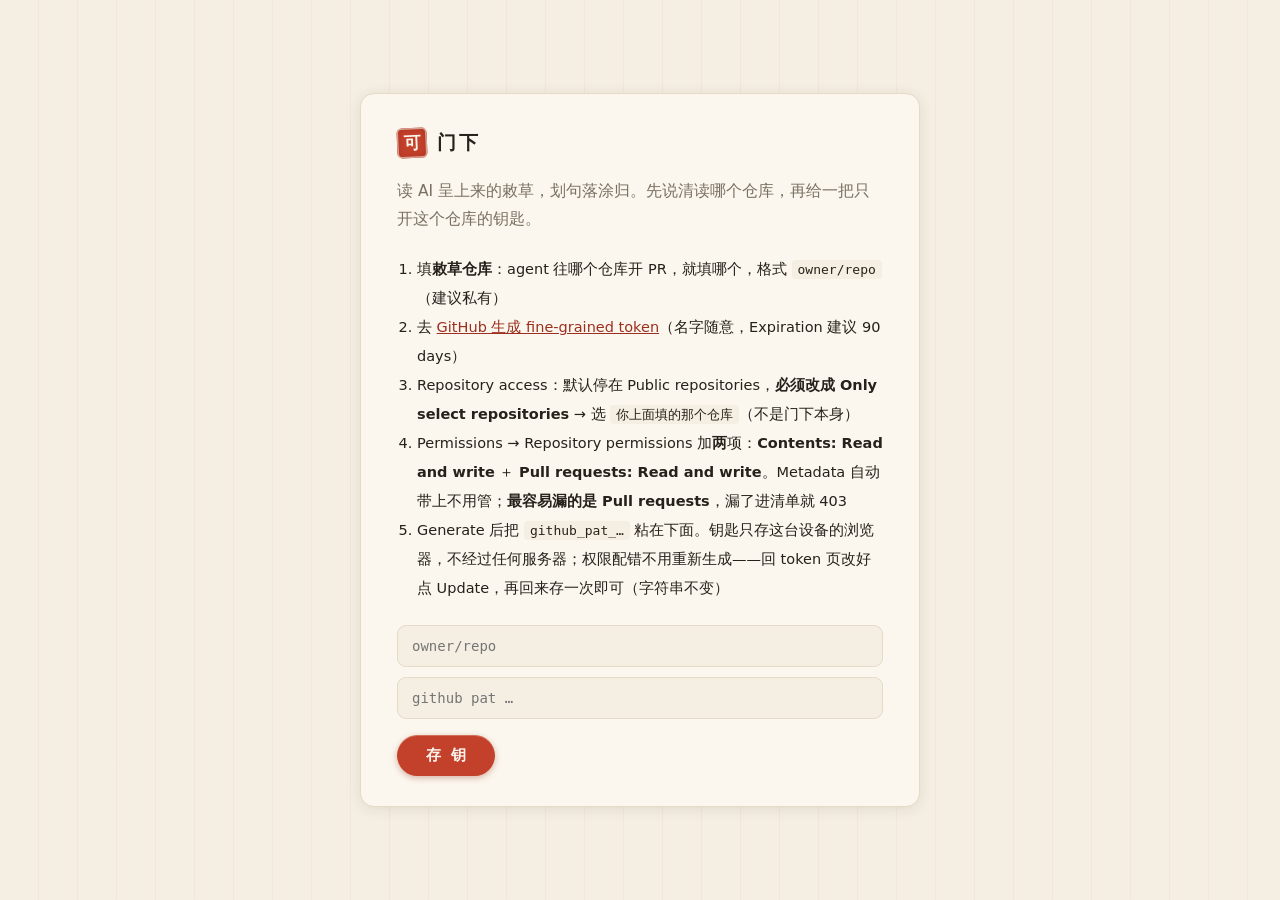
<file: index.html>
<!doctype html>
<html lang="zh-CN">
<head>
<meta charset="utf-8">
<meta name="viewport" content="width=device-width, initial-scale=1">
<meta http-equiv="Content-Security-Policy" content="default-src 'self'; connect-src 'self' https://api.github.com; img-src 'self' data: blob: https:; style-src 'self'; script-src 'self'; base-uri 'none'; form-action 'none'">
<title>门下</title>
<link rel="stylesheet" href="src/style.css">
</head>
<body>
<div id="root"></div>
<script src="vendor/markdown-it.min.js"></script>
<script type="module" src="src/ui.js"></script>
</body>
</html>
</file>
<file: src/style.css>
/* 门下 —— 宣纸 / 墨 / 朱砂 */
:root {
  --paper: #F5EFE3;
  --paper-raised: #FBF7EE;
  --ink: #26211A;
  --ink-soft: #7A7062;
  --cinnabar: #C3402B;
  --cinnabar-deep: #9C2F1F;
  --rule: #E4DAC6;
  --veil: rgba(251, 247, 238, .55);   /* 浮在纸上的面板蒙层（侧栏/卡） */
  --hover: rgba(251, 247, 238, .75);  /* 悬停底 */
  --chip: rgba(228, 218, 198, .40);   /* 行内码、表头、分段控件的底 */
  --shadow: rgba(38, 33, 26, .10);
  /* ── 字体栈：**只含拉丁的字体必须排在中文字体之前**（门下 #154）──
     字体栈是逐字符回退的。PingFang 与 Songti SC 都自带完整拉丁字形（实测两者的 cmap
     对 AZaz0189 均 8/8 命中），所以把它们排在最前，后面的拉丁字体永远轮不到——改之前
     整站的英文都是被中文字体渲染的，字面偏窄、字重与 SF 不匹配。
     打头的 Helvetica Neue / Iowan Old Style 都**不含 CJK**，中文必然穿过它们落到后面
     的中文字体，所以这个顺序不会伤到中文。⚠️ 别把中文字体挪回前面「修」它。
     ⛔ **别在 --sans 里把 -apple-system / BlinkMacSystemFont / system-ui 挪到 PingFang 之前**：
     它们在 macOS 上**自带 CJK**，排在前面会把中文一起截走（真 Chrome 截图逐像素实证：
     中文指纹从 PingFang 的 2affd50f 变成 f711bf31）。system-ui 只能垫在 PingFang 之后，
     给没有 Helvetica Neue 也没有 PingFang 的平台兜底。
     全部系统自带：index.html 零外链字体，加了网络依赖会伤到 sw.js 的离线阅读。 */
  --songti: "Iowan Old Style", Charter, Georgia, "Songti SC", "STSongti-SC", serif;
  --sans: "Helvetica Neue", "PingFang SC", system-ui, sans-serif;
  --mono: "SF Mono", Menlo, monospace;

  /* ── 版心几何（2026-08-03）──
     这几个数原先写死在各处：26px 左缩进散在 8 条规则里、680px 散在 4 条。提成变量是因为
     下面要开第二套几何（笔记本档），字面量必然失同步——改了 article 却漏改 .folder-body
     的 max-width，块就跟正文错位，而且不报错。改这里之前先读 --stage 的算式。 */
  --rail-w: 300px;      /* 左栏：折清单 */
  --art-indent: 26px;   /* 正文列左缩进；正文之上的块（tab 条/判/折首/语言钮）全部对齐它 */
  --art-w: 680px;       /* 正文列：16.5px 下 ≈41 字/行 */
  --col-gap: 34px;      /* 正文｜眉批｜大纲 三栏间距；批注卡的引线长度也取它 */
  --marg-w: 300px;      /* 眉批栏 */
  --toc-w: 260px;       /* 大纲栏（2026-08-03 由 208 加宽：标题老被截断） */
  --work-pad: 36px;     /* .work 左右最小留白 */
  /* 正文字号倍率（顶栏 A⁻/A⁺）。实际值由 ui.js 写在 #app 的行内样式上；这里的 1 是兜底，
     保证 JS 没跑起来时样式表自身仍然成立（默认档就是 1，所以视觉上无差别）。 */
  --read-scale: 1;
  /* 正文那一摞（正文列 + 眉批栏）的宽度：大纲是它的兄弟，不在其内 */
  --main-w: calc(var(--art-indent) + var(--art-w) + var(--col-gap) + var(--marg-w));
  /* 大纲占的版心宽度。默认 0——它 <1500 时是 display:none，不该还占着位子把版心
     算宽（算宽了 .work 的居中式就以为放不下，退回贴左，白瞎两边的空白）。 */
  --toc-slot: 0px;
  /* 章栏（版心左侧）占的宽度。与 --toc-slot 同一套写法、同一个理由：不显示时必须是 0，
     否则版心算宽偏大，.work 的居中式会以为放不下而退回贴左。 */
  --chap-w: 200px;
  --chap-slot: 0px;
  --stage: calc(var(--chap-slot) + var(--main-w) + var(--toc-slot));
}
@media (min-width: 1500px) { :root { --toc-slot: calc(var(--col-gap) + var(--toc-w)); } }
/* 章栏断点是硬算的，改任一栏宽都要重算：
   左栏 300 + 左右留白 36×2 + 版心（章栏 200 + 间距 34 + 正文摞 1040 + 大纲槽 294）= 1940。
   低于它就没有「正文左边的空地」，章列表退回正文之上的下拉（.chapters）。二者永不并存。

   ⚠️ 这里只留槽宽变量。**两者的 display 开关不在这儿**，在各自组件规则旁边
   （搜 `--- 章栏/章下拉 二选一 ---`）。2026-08-09 之前它们写在这个块里，而
   `.chapter-rail` 的基础规则在 800 行之后又写了一次 `display:none` ——
   同特异度、媒体查询不加权、后写的赢，于是**章栏从来没显示过**；而 ≥1940 时
   这里又把兜底的 .chapters 关掉，宽窗口两个入口一起消失（实测 2005px 复现，
   一本 22 章的书打开只见一篇）。教训：display 开关必须和组件规则同处一地。 */
@media (min-width: 1940px) {
  :root { --chap-slot: calc(var(--chap-w) + var(--col-gap)); }
}

/* 紧凑档（1280–1709）：默认几何塞不下，按可让步顺序收紧。
   眉批栏 300 一格不动——批注卡的宽度是这个阅读器的立身之本，宁可收正文。
   正文 620 在中文 16.5px 下是 37.5 字/行，仍在 35–45 舒适区，不是硬挤。
   这一档里 1500 起多一栏大纲（见 --toc-slot 与 .toc 的 display 断点），1280–1499 是三栏。
   两端都是硬算出来的，改任一栏宽都要重算：
   · 下界 1280 —— 三栏最少要 240(左栏) + 26×2(留白) + 962(版心) = 1254，留 26 余量。
   · 上界 1709 —— 默认四栏最少要 300 + 36×2 + 1334 = 1706；不到 1710 就得留在这一档，
     否则 1660–1709 会横向溢出。 */
@media (min-width: 1280px) and (max-width: 1709px) {
  :root {
    --rail-w: 240px; --art-indent: 16px; --art-w: 620px;
    --col-gap: 26px; --toc-w: 200px; --work-pad: 26px;
  }
}

* { margin: 0; padding: 0; box-sizing: border-box; -webkit-font-smoothing: antialiased; }

html, body, #root { height: 100%; }
html, body { overflow: hidden; }
body {
  font-family: var(--sans);
  color: var(--ink);
  background:
    repeating-linear-gradient(90deg, transparent 0 38px, rgba(195,64,43,.05) 38px 39px),
    var(--paper);
}

[hidden] { display: none !important; }

.brand-row { display: flex; align-items: center; gap: 10px; }
.seal {
  display: inline-flex; align-items: center; justify-content: center;
  width: 30px; height: 30px; flex: none;
  background: var(--cinnabar); color: var(--paper-raised);
  font-family: var(--songti); font-weight: 900; font-size: 17px;
  border-radius: 5px; transform: rotate(-2.5deg);
  box-shadow: inset 0 0 0 1.5px rgba(251,247,238,.55), inset 0 0 6px rgba(122,26,13,.5);
}
.brand { font-family: var(--songti); font-size: 19px; letter-spacing: .16em; font-weight: 700; }

/* ── 设置页 ── */
#setup { display: flex; align-items: center; justify-content: center; height: 100%; overflow-y: auto; padding: 40px 20px; }
.setup-card {
  width: 100%; max-width: 560px; padding: 34px 36px 30px;
  background: var(--paper-raised); border: 1px solid var(--rule); border-radius: 14px;
  box-shadow: 0 2px 14px var(--shadow);
}
.setup-lead { margin: 20px 0 22px; font-size: 15.5px; line-height: 1.8; color: var(--ink-soft); }
.setup-steps { margin: 0 0 22px 20px; font-size: 14.5px; line-height: 2; }
.setup-steps code { font: 13px var(--mono); background: var(--paper); padding: 2px 6px; border-radius: 4px; }
.setup-steps a { color: var(--cinnabar-deep); }
#repo-input, #token-input {
  width: 100%; padding: 12px 14px; font: 14px var(--mono); color: var(--ink);
  background: var(--paper); border: 1px solid var(--rule); border-radius: 9px; outline: none;
}
#repo-input { margin-bottom: 10px; }
#repo-input:focus, #token-input:focus { border-color: var(--cinnabar); }
.setup-actions { display: flex; align-items: center; gap: 14px; margin-top: 16px; }
.setup-msg { font-size: 13.5px; color: var(--ink-soft); }
.setup-msg.err { color: var(--cinnabar-deep); }

button { font-family: inherit; cursor: pointer; border: none; background: none; color: inherit; }
.btn-primary {
  padding: 11px 26px; border-radius: 999px;
  background: var(--cinnabar); color: var(--paper-raised);
  font-family: var(--songti); font-weight: 700; font-size: 15px; letter-spacing: .2em; text-indent: .2em;
  box-shadow: 0 2px 6px rgba(156,47,31,.35), inset 0 1px 0 rgba(251,247,238,.25);
}
.btn-primary:hover { background: var(--cinnabar-deep); }
.btn-ghost {
  padding: 7px 16px; border-radius: 999px; border: 1.5px solid var(--rule);
  background: var(--paper-raised); font-size: 13.5px;
}
.btn-ghost:hover { border-color: var(--ink-soft); }

/* ── 主界面骨架：侧栏与顶栏钉死，只有 .work 滚 ── */
#app { display: flex; height: 100%; }

aside {
  width: var(--rail-w); height: 100%; flex: none; padding: 26px 18px;
  border-right: 1px solid var(--rule); background: var(--veil);
  display: flex; flex-direction: column;
  /* 拖宽手柄贴着右边框绝对定位，锚点在这儿 */
  position: relative;
}

/* ── 拖宽手柄（2026-08-26）──
   骑在右边框上，比边框宽一点点好抓（7px，Fitts 律：1px 的边框鼠标够不着）。
   平时完全透明——侧栏的全部意义是安静地列折子，一条常驻的竖杠是噪音；hover/拖动时
   才把那条线染成 --ink-soft，告诉你抓住了。
   `--rail-w` 由 ui.js 写在 #app 行内（同 --read-scale 的先例），这里只管长相。 */
.rail-grip {
  display: block;
  position: absolute; top: 0; right: -3px; width: 7px; height: 100%;
  padding: 0; border: 0; background: transparent; cursor: col-resize;
  /* 压在清单之上才抓得到，但要低于弹层 */
  z-index: 5;
  -webkit-appearance: none; appearance: none;
}
/* 拿 ::before 画那条 1px 的线，而不是给按钮自身上色：按钮有 7px 宽，整块染色会糊成一条
   粗带子，视觉上比原来的边框重得多。 */
.rail-grip::before {
  content: ''; position: absolute; top: 0; bottom: 0; left: 3px; width: 1px;
  background: transparent; transition: background-color .12s ease;
}
.rail-grip:hover::before, .rail-grip.dragging::before { background: var(--ink-soft); }
/* 拖动中给整页换光标，否则鼠标滑出那 7px 就变回箭头，像是脱手了 */
#app.rail-dragging, #app.rail-dragging * { cursor: col-resize !important; user-select: none; }

/* ── 正文列与大纲栏的拖宽手柄（2026-08-26）──
   长相与 .rail-grip 完全一致（7px 抓取区 + ::before 画那条 1px 的线），只是挂的位置不同。
   刻意不抽公共类：三个手柄的定位各不相同（右缘 / 正文右缘 / 左缘），抽出来之后每处
   还要再覆盖一遍定位，读的人反而要在两个地方拼。 */
.art-grip, .toc-grip, .indent-grip {
  display: block; position: absolute; top: 0; width: 7px; height: 100%;
  padding: 0; border: 0; background: transparent; cursor: col-resize;
  z-index: 5; -webkit-appearance: none; appearance: none;
}
.art-grip::before, .toc-grip::before, .indent-grip::before {
  content: ''; position: absolute; top: 0; bottom: 0; left: 3px; width: 1px;
  background: transparent; transition: background-color .12s ease;
}
.art-grip:hover::before, .art-grip.dragging::before,
.toc-grip:hover::before, .toc-grip.dragging::before,
.indent-grip:hover::before, .indent-grip.dragging::before { background: var(--ink-soft); }

/* 正文列右缘，覆盖**整列**高度（挂在 .stage-main 上，不是 .read-row —— 理由见 ui.js）。
   left 就是「正文左缩进 + 正文宽」，两个都是变量，拖动时自己跟着走，不用 JS 定位。 */
.art-grip { left: calc(var(--art-indent) + var(--art-w) - 3px); }

/* 正文列**左**缘（2026-08-26：「正文左边和目录右边贴得太近了」）。
   驱动 --art-indent —— 正文之上那一摞块（tab 条 / 判 / 折首 / 语言钮）全对齐它，
   所以拖它是整摞一起动，不是只挪正文。 */
.indent-grip { left: calc(var(--art-indent) - 3px); }

/* 大纲栏左缘。与 .rail-grip 的 right:-3px 镜像。
   .toc 本身是 position:sticky，已经是定位上下文，不用再加 relative。 */
.toc-grip { left: -3px; }

/* ── 窄窗不给拖，手柄要跟着消失 ──
   判据必须与 cols.js 的 ART_MIN_WINDOW / TOC_MIN_WINDOW 同源，否则会出现
   「看得见抓得住但拖不动」——比没有手柄更难受。
   ≤1279 是单列档：那一档 article 是 width:100%，行内 --art-w 根本不生效。 */
@media (max-width: 1279px) { .art-grip, .indent-grip { display: none; } }
/* .toc 自己在 <1500 时就不渲染，这条是防它哪天改成 CSS 隐藏时手柄还留着 */
@media (max-width: 1499px) { .toc-grip { display: none; } }

/* 版心几何探针：宽度写成 CSS 自己的算式，由 rail.js 的调用方量 offsetWidth 拿到
   「版心 + 左右最小留白」的实际像素。**这是为了让 JS 不复制那套算术**——style.css
   顶上写着「改任一栏宽都要重算」，探针让那句话只对 CSS 成立。
   不能用 display:none（那样 offsetWidth 恒为 0），所以移出屏外 + 零高度。 */
.geom-probe {
  position: fixed; top: -9999px; left: 0; height: 0;
  width: calc(var(--stage) + var(--work-pad) * 2);
  pointer-events: none; visibility: hidden;
}
aside .brand-row { padding: 0 6px 22px; }
.sec-label { font-family: var(--songti); font-size: 13.5px; letter-spacing: .1em; color: var(--ink-soft); padding: 0 6px 10px; }
#pr-list { flex: 1; overflow-y: auto; }
.settings { margin-top: 16px; padding: 6px; font-size: 13px; color: var(--ink-soft); text-align: left; }
.settings:hover { color: var(--ink); }

/* 读毕书架（2026-09-21 由弘文馆改）：架上是已画可的读物。**整块都是安静的**——灰、细。
   朱砂在这儿一点都不许出现：那是批注动作的颜色，而书架的全部意义是「没人等你」。
   2026-08-03 由「待审列表底部的折叠区」升为第三个 tab：原先那版在 #pr-list 最底下，
   清单一长，展开出来的卡全落在可视区外，点了像没反应。安静≠藏起来，所以给它一个
   固定入口，但仍不进「待审 n」的计数、卡也仍压着透明度，不与待审争注意力。
   例外是「未画可」那一组：弘文馆遗留的 open 闲折，还没看过——分组标题与角标要能一眼认出，
   所以不压透明度、角标走墨色实边；但仍不用朱砂，它不催办。 */
.shelf-hint { font-size: 12px; color: var(--ink-soft); opacity: .75; padding: 2px 6px 8px; margin: 0; }
.shelf-group { font-family: var(--songti); font-size: 12.5px; letter-spacing: .08em; color: var(--ink-soft); padding: 8px 6px 4px; margin: 0; }
.shelf-group-unread { color: var(--ink); }
.shelf-group + .shelf-group, .pr-item + .shelf-group { margin-top: 10px; border-top: 1px solid var(--rule); padding-top: 12px; }
.shelf-list .pr-item { opacity: .82; }
.shelf-list .pr-item:hover, .shelf-list .pr-item.active, .shelf-list .pr-item.pr-unread { opacity: 1; }
.unread-chip {
  margin-left: 8px; padding: 1px 7px; border-radius: 999px;
  border: 1px solid var(--ink-soft); font-size: 11.5px; color: var(--ink);
}
.kind-chip {
  margin-left: 8px; padding: 1px 7px; border-radius: 999px;
  border: 1px solid var(--rule); font-size: 11.5px; color: var(--ink-soft);
}
/* 签 chip（卡面 meta 上，三栏共用）：比 kind-chip 再淡一档，多个并排不喧宾夺主。 */
.qian-chip {
  margin-left: 6px; padding: 1px 7px; border-radius: 999px;
  border: 1px solid var(--rule); font-size: 11px; color: var(--ink-soft); opacity: .85;
}

.pr-item {
  display: block; width: 100%; text-align: left; position: relative;
  padding: 14px 14px 12px 18px; border-radius: 9px; margin-bottom: 10px;
  border: 1px solid transparent;
}
.pr-item:hover { background: var(--hover); }
.pr-item.active { background: var(--paper-raised); border-color: var(--rule); box-shadow: 0 1px 3px var(--shadow); }
.pr-item.active::before {
  content: ""; position: absolute; left: -1px; top: 10px; bottom: 10px;
  width: 3.5px; background: var(--cinnabar); border-radius: 2px;
}
.pr-item h3 { font-family: var(--songti); font-size: 15.5px; font-weight: 700; line-height: 1.45; text-wrap: balance; }
.pr-item .meta { margin-top: 5px; font-size: 12.5px; color: var(--ink-soft); font-variant-numeric: tabular-nums; }
/* 清单摘要（F1）：TLDR gist 两行截断 + 拍板角标。常态压得住，别把扫读的清单撑成读物。 */
.pr-summary { margin-top: 6px; }
.pr-tldr {
  font-size: 12.5px; line-height: 1.5; color: var(--ink-soft);
  display: -webkit-box; -webkit-line-clamp: 2; -webkit-box-orient: vertical; overflow: hidden;
}
.pr-decisions {
  display: inline-block; margin-top: 5px; padding: 1px 7px; border-radius: 6px;
  font-family: var(--songti); font-size: 11.5px; letter-spacing: .04em;
  color: var(--cinnabar-deep); background: rgba(195,64,43,.08); border: 1px solid var(--rule);
}

main { flex: 1; min-width: 0; height: 100%; display: flex; flex-direction: column; }
.mainbar {
  flex: none; display: flex; align-items: center; justify-content: space-between;
  padding: 18px 36px 14px; border-bottom: 1px solid var(--rule);
}
.crumb { font-size: 13.5px; color: var(--ink-soft); }
.crumb b { font-family: var(--songti); color: var(--ink); }
/* 折号：agent 在会话里一律用「#66」指代这折，正文里却只有标题——读者对不上号（2026-08-02 反馈）。
   等宽字体让数字好认，弱于标题但强于面包屑底色，扫一眼就能确认「我在读的就是它说的那折」。 */
.crumb-no { font-family: var(--mono, ui-monospace, SFMono-Regular, Menlo, monospace); color: var(--ink); opacity: .75; }
.actions { display: flex; align-items: center; gap: 12px; }

.notice {
  flex: none;
  margin: 14px 36px 0; padding: 9px 14px; font-size: 13.5px;
  background: rgba(195,64,43,.08); border: 1px solid var(--rule); border-radius: 8px;
  color: var(--cinnabar-deep);
}
/* 画可后的落地条：折不跳，下一折做成他自己踩的踏板 */
.notice-next { margin-left: 12px; padding: 3px 12px; font-size: 13px; vertical-align: baseline; }
/* 关闭钮只在手机档的浮条上露（见 ≤900 块）；桌面提示条仍随顶栏，布局不变。 */
.notice-close { display: none; }

.work { flex: 1; min-height: 0; overflow-y: auto; padding: 30px var(--work-pad) 60px; }
/* 版心居中（2026-08-03 反馈：大屏上「很可笑」）——版心宽度是写死的，宽屏下整块一直贴左，
   2560 的屏上右边空掉 1200+px。这里只补对称留白，一栏的宽度都不改：拉宽正文反而回行困难。
   max() 让这条规则在所有视口下都安全：窄到放不下版心时取 --work-pad，退回原来的贴左版式，
   所以不需要包 media query。<900 的手机档由后面的 padding 简写覆盖掉它。 */
.work { padding-inline: max(var(--work-pad), calc((100% - var(--stage)) / 2)); }
/* 版心行：左边是正文那一摞（含正文之上的 tab 条/判/折首等块），右边是大纲栏。
   大纲提到这一层、不再待在 .read-row 里，是因为 sticky 只能在自己父元素的范围内滑动：
   待在 .read-row 里时它最高只能顶到正文顶，而正文上面还压着折首说明那一大块，
   于是「置顶」看起来根本没生效（2026-08-03 反馈）。提上来后它的范围就是整个版心。
   align-items: flex-start 是 sticky 生效的前提——拉伸满高就没有滑动余量了。 */
.stage-row { display: flex; gap: var(--col-gap); align-items: flex-start; }
.stage-main { flex: none; width: var(--main-w); min-width: 0; position: relative; }
.read-row { display: flex; gap: var(--col-gap); align-items: flex-start; }
article { flex: none; width: var(--art-w); margin-left: var(--art-indent); min-width: 0; }

.doc-tabs { display: flex; gap: 8px; margin: 0 0 22px var(--art-indent); flex-wrap: wrap; }
.doc-tab {
  padding: 6px 14px; border-radius: 999px; border: 1px solid var(--rule);
  background: var(--paper-raised); font: 13px var(--mono); color: var(--ink-soft);
}
.doc-tab:hover { color: var(--ink); }
.doc-tab.active { border-color: var(--ink-soft); color: var(--ink); }

/* ── 通读开关（连续读整本，PAIN #31②）── */
/* M2 离线包提示条：只在离线/待发/续读时出现，默认不占位 */
.offline-bar {
  display: flex; align-items: center; gap: 10px; flex-wrap: wrap;
  margin: 0 0 14px var(--art-indent); padding: 6px 14px; border-radius: 8px;
  font: 12px var(--mono); color: var(--ink-soft); background: var(--paper-raised);
  border: 1px solid var(--rule);
}
.offline-outbox, .offline-copy { color: var(--ink-soft); }
.offline-jump-go, .offline-jump-no {
  padding: 4px 12px; border-radius: 999px; border: 1.5px solid var(--rule);
  background: var(--paper); font: 12px var(--mono); color: var(--ink); cursor: pointer;
}
.offline-jump-no { color: var(--ink-soft); border-color: transparent; }

.read-through-bar { display: flex; align-items: center; gap: 12px; margin: 0 0 18px var(--art-indent); flex-wrap: wrap; }
.read-through-toggle {
  padding: 6px 16px; border-radius: 999px; border: 1.5px solid var(--rule);
  background: var(--paper-raised); font: 13px var(--mono); color: var(--ink-soft); cursor: pointer;
}
.read-through-toggle:hover { color: var(--ink); }
.read-through-toggle.on { background: var(--cinnabar); border-color: var(--cinnabar); color: var(--paper-raised); }
.read-through-hint { font-size: 12.5px; color: var(--ink-soft); }

/* ── 文档渲染排版 ──
   每个 font-size 都乘 --read-scale（顶栏 A⁻/A⁺ 调，默认 1 = 原样）。写成 calc 而不是
   把 article 设成基准再让子元素用 em，是因为这套数值是逐个调出来的、彼此不成整齐比例，
   换算成 em 会引入一堆 1.212em 这种读不懂的数，且改任一处都要重算别处。
   行高全是无单位倍数，自动跟着字号走，不用管。
   ⚠️ 新增带 font-size 的 article 规则记得一起乘，漏了就是「放大后这一块不跟着动」。 */
article h1 { font-family: var(--songti); font-size: calc(27px * var(--read-scale)); line-height: 1.4; margin-bottom: 4px; text-wrap: balance; }
article h2 { font-family: var(--songti); font-size: calc(20px * var(--read-scale)); margin: 30px 0 12px; text-wrap: balance; }
article h3 { font-family: var(--songti); font-size: calc(17px * var(--read-scale)); margin: 24px 0 10px; text-wrap: balance; }
/* 标题用 balance（拉平各行）、正文用 pretty（只治段末孤字）。别对调：Chromium 只对
   ≤6 行的块做 balance，长段落用它是空转；WebKit 不设上限但 pretty 才是长文该用的。 */
article p { font-size: calc(16.5px * var(--read-scale)); line-height: 1.9; margin-bottom: 15px; text-wrap: pretty; }
article ul, article ol { margin: 0 0 15px 22px; font-size: calc(16.5px * var(--read-scale)); line-height: 1.9; }
article li { margin-bottom: 4px; }
article a { color: var(--cinnabar-deep); }
article hr { border: 0; border-top: 1px solid var(--rule); margin: 24px 0; }

/* ── 通读态：章分段与章标题分割线（PAIN #31②）──
   每章一个 .chapter-section，段首一条分割线 + 「第 i/n 章 · 名」标题条，读者一眼知道跨章了。
   .chapter-divider 是 h2，字号沿用 article h2（已乘 --read-scale），这里只加分隔与配色，不覆盖字号。 */
.chapter-section + .chapter-section { border-top: 2px solid var(--rule); margin-top: 40px; padding-top: 8px; }
.chapter-divider {
  color: var(--cinnabar-deep); font-family: var(--songti);
  letter-spacing: .01em; margin: 18px 0 18px;
}
.chapter-section:first-child .chapter-divider { margin-top: 4px; }
article blockquote {
  border-left: 3px solid var(--rule); padding-left: 14px; margin: 0 0 15px;
  color: var(--ink-soft);
}
article code { font: 14px var(--mono); font-size: calc(14px * var(--read-scale)); background: var(--chip); padding: 2px 6px; border-radius: 4px; }
article pre {
  background: var(--paper-raised); border: 1px solid var(--rule); border-radius: 9px;
  padding: 14px 16px; overflow-x: auto; margin-bottom: 16px;
}
article pre code { background: none; padding: 0; font-size: calc(13px * var(--read-scale)); line-height: 1.7; }

/* ```diff 围栏着色（PAIN #46）：+/- 行整行浅底 + 左缘一道色条，@@ hunk 头灰调分段。
   色取克制版——绿/红只做背景微染，不是荧光高亮，仍是宣纸墨字的底子。 */
.diff-block code { display: block; }
.diff-line { display: block; margin: 0 -16px; padding: 0 16px 0 13px; border-left: 3px solid transparent; white-space: pre-wrap; }
.diff-add { background: rgba(46,125,50,.10); border-left-color: #2e7d32; }
.diff-del { background: rgba(200,52,43,.10); border-left-color: #c8342b; }
.diff-hunk { color: var(--ink-soft); background: var(--chip); }
.diff-ctx { color: var(--ink); }
article table { border-collapse: collapse; width: 100%; margin: 6px 0 18px; font-size: calc(14.5px * var(--read-scale)); }
/* tabular-nums 只加在「需要竖向对齐」的地方（表格、折清单的折号），不往 :root 加——
   正文散文里的数字用比例字形更自然，`2026` 在句中不该被撑开。 */
article th, article td { border: 1px solid var(--rule); padding: 9px 12px; text-align: left; line-height: 1.6; font-variant-numeric: tabular-nums; }
article th { font-family: var(--songti); background: var(--chip); font-weight: 700; }
/* cursor: zoom-in 是这个功能唯一的自发现入口——图能点开这件事没有别的地方写着 */
article img { max-width: 100%; border: 1px solid var(--rule); border-radius: 9px; cursor: zoom-in; }
article a img { cursor: pointer; }   /* 包在链接里的图走链接，别谎报能放大（见 image-view.js） */

.state { color: var(--ink-soft); font-size: 15px; padding: 8px 0; }
.state.err { color: var(--cinnabar-deep); }

/* ── M2 涂归 ── */
::highlight(zhupi-draft) { background-color: rgba(195, 64, 43, .16); }

.zhupi-float {
  position: fixed; z-index: 30;
  padding: 7px 16px; border-radius: 999px;
  background: var(--cinnabar); color: var(--paper-raised);
  font-family: var(--songti); font-weight: 700; font-size: 13.5px; letter-spacing: .1em;
  box-shadow: 0 3px 10px rgba(156, 47, 31, .4), inset 0 1px 0 rgba(251, 247, 238, .25);
}
.zhupi-float:hover { background: var(--cinnabar-deep); }

/* ── 回到顶部 / 回到底部（PAIN 2026-08-05 #86：189 行的折里前后跳不动）──
   z-index 20 与大纲栏同档，压在浮批钮(30)之下：读者划到屏幕右下角落批时，
   抢走那一下点击的必须是「涂归」而不是「回到顶部」。
   竖排在视口右下角；`.toc` 底边止于 100vh-180px，与这里 22+80px 的高度不相碰。 */
/* ── 到顶 / 到底：贴着正文左缘的固定小竖条 ──────────────────────────────
   2026-08-06 第二轮反馈：上一版摆在**视口右下角**（34px 半透明圆圈、只有箭头字形），
   他在一百来折里从没找着过。量出来的病根是三条一起：离正文列 623px（在 1728 宽的屏上
   等于「另一个半球」）、背景 `--veil` 是 55% 半透明、没有一个字。
   原话要的是「刷知乎往下滑时**屏幕侧边**那两个上下箭头」——重点在**贴着内容**，
   不在角落。所以挪到左栏与正文之间那条空档里，垂直居中（他说偏上偏下无所谓，
   居中最顺手），并换成实心纸底。

   这里的 `left` 只是**兜底初值**：真正的 x 由 scroll-ends.js 量正文左缘写进内联样式。
   原因见那边注释——版心是居中的，只认 `--rail-w` 的话屏幕越宽它离正文越远，
   到 27" 就又回到「另一个半球」。 */
.scroll-ends {
  position: fixed; z-index: 20;
  left: calc(var(--rail-w) + 4px); top: 50%; transform: translateY(-50%);
  display: flex; flex-direction: column; gap: 6px;
}
.scroll-end {
  width: 32px; height: 32px; border-radius: 8px;
  border: 1px solid var(--rule); background: var(--paper-raised);
  color: var(--ink-soft); font-size: 15px; line-height: 1;
  box-shadow: 0 2px 8px var(--shadow);
}
.scroll-end:hover { color: var(--cinnabar); border-color: var(--cinnabar); }
/* 手机壳：左栏挪到顶上，正文从 16px 起，**左边一丝空档都没有**——贴左缘就直接压在
   每行的头一个字上（实测箭头占 6–38，正文左缘 16）。改贴右缘：中文正文左对齐，
   行尾是参差的，压在右边挡住的字远少于压在行首。scroll-ends.js 的 place() 认出这一档后
   会清掉内联 left，把位置交还给这里的 right。 */
@media (max-width: 900px) {
  .scroll-ends { left: auto; right: 6px; }
}

.margin-col { position: relative; width: var(--marg-w); flex: none; }

.anno-card {
  position: absolute; left: 0; width: 100%;
  background: var(--paper-raised); border: 1px solid var(--rule); border-radius: 10px;
  padding: 13px 14px; box-shadow: 0 2px 8px var(--shadow);
}
.anno-card::before {
  content: ""; position: absolute; top: 24px; height: 2px;
  left: calc(-1 * var(--col-gap)); width: var(--col-gap);
  background: var(--cinnabar); opacity: .5;
}
.zongpi-card::before { display: none; }

/* ── 判卡：钉在视口中间，不随正文滚（2026-08-06 反馈）──────────────────
   它是**整折级**的，本来就不锚任何一行，所以没有「必须待在某个行号旁边」的约束——
   把它从眉批栏的流里拎出来钉在屏幕上，代价最小、收益最直接：边读边写。
   left/width 由 cards.js 量 `#margin-col` 写进来（版心居中的 x 算不进 CSS）。

   压着别人是**预期内**的（他原话：「可能会和别的已经判了的窗口重叠，这是你要解决的问题」）。
   三件事让重叠读起来是「浮在上面」而不是「串成一团」：
     ① z-index 26 —— 高于普通批注卡，仍低于浮批钮(30)，划句涂归的那一下永远抢得过它；
     ② 不透明纸底 + 更深的投影 —— `--paper-raised` 是实色，底下的卡不会透上来；
     ③ 朱砂描边 —— 与普通卡的 `--rule` 灰边一眼分得开，知道这张是「我正在写的」。 */
.zongpi-card {
  position: fixed; top: 50%; transform: translateY(-50%);
  z-index: 26; margin: 0;
  border-color: var(--cinnabar);
  box-shadow: 0 6px 24px rgba(38, 33, 26, .22);
}
/* 眉批卡跟着 --read-scale 走，但**只放大要读的字**：引文、批注正文、输入框。
   .anno-src 这类「谁·什么时候」的元信息标签不动——它们是标签不是读物，跟着涨只会
   把 300px 定宽卡撑得更高，把引线拉得更容易与正文错开。栏宽本身也不动，所以放大的
   代价是卡变高、每行字数变少，这是这一档定宽栏能给的全部余量。 */
.anno-quote {
  border-left: 3px solid var(--cinnabar); padding: 2px 2px 2px 10px;
  font-family: var(--songti); font-size: calc(13.5px * var(--read-scale)); line-height: 1.6; margin-bottom: 6px;
}
.anno-src { font-size: 12px; color: var(--ink-soft); margin-bottom: 8px; }
.anno-note { font-size: calc(13.5px * var(--read-scale)); line-height: 1.65; cursor: pointer; }
/* 空草稿的占位：压暗+斜体，一眼看出「这条还没写」，但仍是个能点的实体靶子（见 cards.js） */
.anno-note-empty { color: var(--ink-soft); font-style: italic; }
.anno-input {
  width: 100%; min-height: 64px; padding: 10px 12px; resize: vertical;
  font: 13.5px/1.65 var(--sans); font-size: calc(13.5px * var(--read-scale)); color: var(--ink);
  background: var(--paper); border: 1px solid var(--rule); border-radius: 8px; outline: none;
}
.anno-input:focus { border-color: var(--cinnabar); }
.anno-row { display: flex; gap: 10px; margin-top: 10px; justify-content: flex-end; }
.anno-ghost {
  padding: 7px 16px; border-radius: 999px; border: 1.5px solid var(--rule);
  color: var(--ink-soft); font-family: var(--songti); font-size: 13px; letter-spacing: .15em; text-indent: .15em;
}
.anno-ghost:hover { color: var(--ink); border-color: var(--ink-soft); }
.anno-save {
  padding: 7px 20px; border-radius: 999px;
  background: var(--cinnabar); color: var(--paper-raised);
  font-family: var(--songti); font-weight: 700; font-size: 13px; letter-spacing: .15em; text-indent: .15em;
  box-shadow: 0 2px 6px rgba(156, 47, 31, .35);
}
.anno-save:hover { background: var(--cinnabar-deep); }
.margin-note { position: absolute; bottom: -8px; font-size: 12px; color: var(--ink-soft); }
.btn-submit { font-size: 13.5px; padding: 8px 18px; letter-spacing: .05em; }
.btn-submit:disabled { opacity: .6; cursor: not-allowed; }

/* ── M3：已呈批注串（墨色安静系；朱砂只留给草稿）── */
.anno-shown {
  background: var(--veil);
  border-color: var(--rule);
  box-shadow: 0 1px 4px rgba(38, 33, 26, .05);
}
.anno-shown::before { background: var(--ink-soft); opacity: .35; } /* 连接线用墨不用朱 */
.anno-quote-shown {
  border-left: 3px solid var(--ink-soft); padding: 2px 2px 2px 10px;
  font-family: var(--songti); font-size: calc(13px * var(--read-scale)); line-height: 1.6; margin-bottom: 6px;
  color: var(--ink-soft);
}
.anno-who { font-weight: 600; color: var(--ink); }
.anno-outdated {
  margin-left: 8px; padding: 0 6px; border-radius: 4px; font-size: 11px;
  border: 1px solid var(--rule); color: var(--ink-soft);
}
.anno-path { margin-left: 8px; font: 11px var(--mono); color: var(--ink-soft); }
/* 批注/回话正文走 markdown 渲染（agent 的回话天然是 markdown），所以撤掉 pre-wrap：
   渲染后换行由块级元素负责，留着 pre-wrap 会让每个 <p> 之间再多出一段空白。 */
.anno-shown-body { font-size: calc(13px * var(--read-scale)); line-height: 1.65; color: var(--ink); }
.anno-shown-body > :first-child { margin-top: 0; }
.anno-shown-body > :last-child { margin-bottom: 0; }
.anno-shown-body p { margin: 0 0 6px; }
.anno-shown-body ul, .anno-shown-body ol { margin: 0 0 6px; padding-left: 18px; }
.anno-shown-body li { margin: 2px 0; }
.anno-shown-body code {
  font: 12px var(--mono); padding: 1px 4px; border-radius: 3px; background: var(--rule);
}
.anno-shown-body pre { margin: 0 0 6px; padding: 7px 9px; border-radius: 4px; background: var(--rule); overflow-x: auto; }
.anno-shown-body pre code { padding: 0; background: none; }
.anno-shown-body blockquote {
  margin: 0 0 6px; padding-left: 9px; border-left: 2px solid var(--rule); color: var(--ink-soft);
}
.anno-shown-body table { border-collapse: collapse; margin: 0 0 6px; font-size: 12px; }
.anno-shown-body th, .anno-shown-body td { border: 1px solid var(--rule); padding: 3px 6px; }
.anno-reply {
  margin-top: 9px; padding-left: 11px; border-left: 2px solid var(--rule);
}
.anno-reply-who { font-size: 11.5px; color: var(--ink-soft); margin-bottom: 3px; }

/* 展读钮：串卡头一行的右端。只给 .anno-src-row 开 flex，不动裸 .anno-src——
   草稿卡与「其他 N 串」也用那个类，改基类等于替它们改版式。
   常显不做悬停才出：这一行本来只有一个用户名，右边全是空的，藏起来只会让人找不到。 */
.anno-src-row { display: flex; align-items: center; }
.anno-expand {
  margin-left: auto; flex: none; white-space: nowrap;
  padding: 1px 8px; border: 1px solid var(--rule); border-radius: 999px;
  font-family: var(--songti); font-size: 11px; letter-spacing: .08em; color: var(--ink-soft);
}
.anno-expand:hover { color: var(--cinnabar-deep); border-color: var(--cinnabar); }

/* ── 展读浮窗（为什么不是「加宽眉批栏」见 components/thread-view.js 顶部）──
   z-index 50：压住浮批钮(30)，让位携卷兜底(1000)。 */
.thread-view-backdrop {
  position: fixed; inset: 0; z-index: 50;
  display: flex; align-items: center; justify-content: center;
  background: rgba(38, 33, 26, .38); padding: 5vh 24px;
}
.thread-view {
  width: min(860px, 100%); max-height: 90vh; overflow-y: auto;
  background: var(--paper-raised); border: 1px solid var(--rule); border-radius: 14px;
  box-shadow: 0 6px 28px var(--shadow); padding: 20px 28px 26px;
}
.thread-view:focus { outline: none; }   /* tabIndex=-1 只为收焦点，不该画出焦点框 */

/* ── 展图浮窗（由来见 components/image-view.js 顶部）──
   z-index 60：压住展读浮窗(50)——展读窗里的评论图将来也接上时，图必须盖在它上面；
   仍让位携卷兜底(1000)。 */
.img-view-backdrop {
  position: fixed; inset: 0; z-index: 60;
  display: flex; align-items: center; justify-content: center;
  background: rgba(38, 33, 26, .58); padding: 3vh 16px;
}
.img-view {
  display: flex; flex-direction: column;
  width: min(1400px, 100%); max-height: 94vh;
  background: var(--paper-raised); border: 1px solid var(--rule); border-radius: 14px;
  box-shadow: 0 6px 28px var(--shadow); padding: 12px 16px 16px;
}
.img-view:focus { outline: none; }
.img-view-bar {
  display: flex; align-items: center; gap: 10px; font-size: 13px; color: var(--ink-soft);
  padding-bottom: 10px; margin-bottom: 12px; border-bottom: 1px solid var(--rule);
}
.img-view-alt { flex: 1; min-width: 0; overflow: hidden; text-overflow: ellipsis; white-space: nowrap; }
.img-view-close { margin-left: 0; }
/* 合观：图整张塞进舞台。原尺寸：舞台双向可滚，图按自然像素铺开——「放大」要的就是这一档 */
.img-view-stage {
  flex: 1; min-height: 0; display: flex; align-items: center; justify-content: center;
  overflow: auto; background: var(--chip); border-radius: 9px;
}
.img-view-stage img { max-width: 100%; max-height: 100%; object-fit: contain; cursor: zoom-in; }
.img-view-stage.full { display: block; }
.img-view-stage.full img { max-width: none; max-height: none; object-fit: none; cursor: zoom-out; }
.thread-view-bar {
  display: flex; align-items: center; gap: 10px; font-size: 13px; color: var(--ink-soft);
  padding-bottom: 12px; margin-bottom: 16px; border-bottom: 1px solid var(--rule);
}
.thread-view-line { font: 11.5px var(--mono); }
.thread-view-bar .anno-outdated { margin-left: 0; }
.thread-view-close { margin-left: auto; font-size: 12.5px; padding: 4px 14px; }
.thread-view-quote {
  border-left: 3px solid var(--ink-soft); padding: 3px 3px 3px 14px; margin-bottom: 18px;
  font-family: var(--songti); font-size: calc(15px * var(--read-scale)); line-height: 1.75;
  color: var(--ink-soft);
}
/* markdown 复用 .anno-shown-body 那套规则，但它的数值是给 300px / 13px 的右缘卡调的，
   搬到 860px 的浮窗上要整体放大一档。两段选择器压过它，与 .zongpi-shown 同一手法——
   不靠「碰巧写在后面」，谁重排一次 CSS 都不会让字号无声退回 13px。 */
.thread-view .anno-shown-body { font-size: calc(15px * var(--read-scale)); line-height: 1.75; }
.thread-view .anno-shown-body p, .thread-view .anno-shown-body li { margin-bottom: 9px; }
.thread-view .anno-shown-body ul, .thread-view .anno-shown-body ol { margin-bottom: 9px; padding-left: 24px; }
.thread-view .anno-shown-body h1,
.thread-view .anno-shown-body h2,
.thread-view .anno-shown-body h3 { font-family: var(--songti); font-size: 16px; margin: 14px 0 7px; }
.thread-view .anno-shown-body code { font-size: calc(13px * var(--read-scale)); font-family: var(--mono); }
.thread-view .anno-shown-body pre { margin-bottom: 10px; padding: 12px 14px; }
.thread-view .anno-shown-body blockquote { margin-bottom: 10px; padding-left: 14px; }
/* 宽表是「挤」最典型的受害者：300px 里它被压成竖条。这里给足宽度，仍超宽就自己横滚，
   别把整个浮窗顶宽（display:block 是让 overflow-x 对 table 生效的唯一办法，同 article table）。 */
.thread-view .anno-shown-body table {
  font-size: calc(13.5px * var(--read-scale)); margin-bottom: 10px;
  display: block; max-width: 100%; overflow-x: auto;
}
.thread-view .anno-shown-body th, .thread-view .anno-shown-body td { padding: 6px 10px; }
.thread-view-reply { margin-top: 18px; padding-top: 16px; border-top: 1px solid var(--rule); }
.thread-view-reply .anno-reply-who { font-size: 12.5px; margin-bottom: 7px; }

/* ── M3：rev 版本切换 ── */
.rev-row { display: flex; align-items: center; gap: 10px; margin: 0 0 18px var(--art-indent); flex-wrap: wrap; }
.rev-label { font-family: var(--songti); font-size: 12.5px; color: var(--ink-soft); letter-spacing: .08em; }
.rev-switch { display: inline-flex; gap: 6px; flex-wrap: wrap; }
.rev-opt {
  padding: 5px 12px; border-radius: 999px; border: 1px solid var(--rule);
  background: var(--paper-raised); font: 12px var(--mono); color: var(--ink-soft);
}
.rev-opt:hover { color: var(--ink); }
.rev-opt.active { border-color: var(--ink); color: var(--ink); background: var(--chip); }
.rev-notice {
  margin: 0 0 16px var(--art-indent); padding: 7px 13px; font-size: 12.5px;
  background: var(--chip); border: 1px solid var(--rule); border-radius: 8px;
  color: var(--ink-soft);
}

/* ── M3：其他文档 / 无法定位的串（折叠组，静态流式不参与对齐）── */
.other-threads { margin: 30px 0 0 var(--art-indent); max-width: var(--art-w); }
.other-threads-toggle {
  font-family: var(--songti); font-size: 13px; color: var(--ink-soft); letter-spacing: .05em; padding: 4px 0;
}
.other-threads-toggle:hover { color: var(--ink); }
.other-threads-list { margin-top: 12px; display: flex; flex-direction: column; gap: 12px; }
.anno-static { position: static; width: 100%; }
.anno-static::before { display: none; }

/* 画可用墨不用朱：朱砂只属于批注动作（评审定的规矩） */
.btn-qinci {
  padding: 8px 22px; border-radius: 999px;
  background: var(--ink); color: var(--paper-raised);
  font-family: var(--songti); font-weight: 700; font-size: 14px;
  letter-spacing: .25em; text-indent: .25em;
  box-shadow: 0 2px 6px rgba(38, 33, 26, .3);
}
.btn-qinci:hover { opacity: .88; }
.btn-qinci:disabled { opacity: .55; }

/* 手机底栏（M0 · review #121 §5「判入口底部常驻」）：只在窄屏出，桌面永不显示。
   顶栏那排动作在单轴滚动下会随正文滚出屏幕，读长折时要发判/画可得先滚回顶——
   正是 PAIN「控件离正文越远＝越不存在」。把三个读折动作钉在视口底缘解决它。
   **裸规则 display:none 必须写在下面 @media 的 display:flex 之前**（层叠守卫 css-cascade.test.js：
   媒体查询不加特异度，裸规则写后面会把它压死）。桌面(2005px)与测试闸门(1440px)都不进 ≤900 分支。 */
.mobile-bar { display: none; }
/* P0 顶栏「⋯」：只在手机档出（见下方 ≤900 块），桌面永不显示；同上，裸规则须写在 @media 之前。 */
.more-btn { display: none; }
/* 只住在「⋯」里的项（「更新到最新版」）：桌面不摆，手机档由 .mainbar.more-open .more-item 摊开 */
.more-only { display: none; }

/* ── 目录页（手机三层导航的第二层：折清单 → 这里 → 正文）──────────────
   与 .mobile-bar 同一套开关写法：**裸 display:none 必须写在下面 @media 的 display:block
   之前**（层叠守卫 css-cascade.test.js 的 WATCHED 盯着这一条）。
   桌面永不显示——它唯一的入口是底栏那颗「‹ 目录」，而底栏本身就是 ≤900 才有的。 */
.nav-page { display: none; padding: 8px 16px calc(80px + env(safe-area-inset-bottom)); }
.nav-up {
  display: block; width: 100%; text-align: left;
  padding: 14px 4px; min-height: 44px;
  font-family: var(--songti); font-size: 15px; color: var(--ink-soft);
  border-bottom: 1px solid var(--rule);
}
.nav-up:hover { color: var(--ink); }
.nav-sec { margin-top: 18px; }
.nav-sec-h {
  font-family: var(--songti); font-size: 13px; font-weight: 400;
  letter-spacing: .18em; text-indent: .18em; color: var(--ink-soft);
  margin: 0 0 6px; padding: 0 4px;
}
.nav-list { list-style: none; margin: 0; padding: 0; }
.nav-item {
  display: block; width: 100%; text-align: left;
  padding: 12px 4px; min-height: 44px;        /* 触控下限，与底栏同一口径 */
  font-size: 15px; line-height: 1.5; color: var(--ink);
  border-bottom: 1px solid var(--rule);
}
/* 篇：当前那篇用朱砂左缘 + 加重标出来，不用一行灰色小注——PAIN #31 的教训正是
   「信息在，但视觉重量配不上它的重要性」，灰色小字等于没有。 */
.nav-chapter { font-family: var(--songti); }
.nav-chapter.active {
  border-left: 3px solid var(--cinnabar); padding-left: 10px;
  color: var(--ink); font-weight: 700;
}
/* 节：按层级缩进，沿用桌面右栏 .toc-l2 / .toc-l3 那套缩进语言 */
.nav-l2 { padding-left: 20px; color: var(--ink-soft); }
.nav-l3 { padding-left: 36px; color: var(--ink-soft); font-size: 14px; }

/* 字号 A⁻/A⁺：顶栏里最不重要的控件，所以做成一对连体小钮，比 .btn-ghost 更收敛——
   它旁边就是「画可」，那是全站唯一的定稿动作，不能被一个字号钮抢走视线。
   到顶/到底时按钮置灰而不是消失：消失会让另一个钮左右跳位。 */
.read-size { display: inline-flex; border: 1px solid var(--rule); border-radius: 999px; overflow: hidden; }
.read-size-btn {
  padding: 5px 10px; font: 13px var(--mono); color: var(--ink-soft); line-height: 1.2;
}
.read-size-btn + .read-size-btn { border-left: 1px solid var(--rule); }
.read-size-btn:hover:not(:disabled) { background: var(--hover); color: var(--ink); }
.read-size-btn:disabled { opacity: .35; cursor: default; }

@media (prefers-color-scheme: dark) {
  :root {
    --paper: #1C1916; --paper-raised: #232019; --ink: #E8E0D2;
    --ink-soft: #9A9081; --rule: #3A342B; --cinnabar: #D2543C; --cinnabar-deep: #E06B50;
    /* 蒙层必须跟着翻：浅色 rgba 蒙在深底上会变土绿（真机截图实证） */
    --veil: rgba(46, 41, 33, .55);
    --hover: rgba(58, 52, 43, .60);
    --chip: rgba(58, 52, 43, .55);
    --shadow: rgba(0, 0, 0, .35);
  }
  /* 深色下宣纸的朱丝栏要压得更淡，否则整屏泛红 */
  body { background:
    repeating-linear-gradient(90deg, transparent 0 38px, rgba(210, 84, 60, .045) 38px 39px),
    var(--paper); }
  .seal { box-shadow: inset 0 0 0 1.5px rgba(251, 247, 238, .35), inset 0 0 6px rgba(0, 0, 0, .45); }
  ::highlight(zhupi-draft) { background-color: rgba(210, 84, 60, .28); }
  /* diff 着色（PAIN #46）：深底上把染色略提亮，边条换更亮的绿/红，暗色下仍读得清 */
  .diff-add { background: rgba(70, 160, 70, .16); border-left-color: #5FBF5F; }
  .diff-del { background: rgba(224, 84, 64, .16); border-left-color: #E0684F; }
}

/* ── 单列档（≤1279）：放弃右缘眉批栏，正文单列、批注落到正文下方 ──
   判据是「放不下眉批栏」，不是「屏幕小」。此前这个断点设在 900，但三栏的硬下限是
   1254px，于是 900–1253 是一整段死区：桌面版式放不下、手机版式又不接管，眉批栏直接
   冲出屏幕——iPad 13" 横屏（1024）正落在里面，实测横向溢出 352px（2026-08-03 反馈）。
   收在 1279 而不是更高，是因为 1280 起用紧凑几何还能保住三栏，眉批栏能留则留。
   --main-w 在这一档改取正文宽：单列时版心就是正文本身，居中式据此把它摆正中间，
   否则会按含眉批栏的 1040 去算，判定放不下而退回贴左，右边空一大片。
   ⚠️ 手机外壳（侧栏挪到顶、整页滚、缩字号）不在这一档，见下面的 ≤900。 */
@media (max-width: 1279px) {
  :root { --rail-w: 240px; --work-pad: 28px; --main-w: var(--art-w); }

  /* 这一档 --rail-w 由响应式压到 240 走单列版式，没有富余可拖——手柄整个撤掉。
     ⚠️ 裸 `display:block` 必须写在这条之前（层叠守卫 css-cascade.test.js：媒体查询不加
     特异度，同选择器后写的赢）。`.rail-grip` 已登记进那张受管表。
     ui.js 那边同时**不施加**存量宽度，两处一致；界只在这一个地方判，JS 不重复写死 1280。 */
  .rail-grip { display: none; }

  .stage-row { flex-direction: column; gap: 0; }
  .stage-main { width: 100%; }
  .read-row { flex-direction: column; gap: 20px; }
  article { width: 100%; margin-left: 0; }

  /* 正文之上的块本来对齐正文列，单列了就跟着放开左缩进与宽度上限 */
  .doc-tabs, .rev-row, .rev-notice, .other-threads,
  .zongpi-shown, .folder-body, .lang-switch, .chapters {
    margin-left: 0; max-width: 100%;
  }

  /* 批注卡：回到正常流，别再按锚点绝对定位（单列没有右缘可对齐） */
  .margin-col { width: 100%; min-height: 0 !important; }
  .anno-card { position: static; width: 100%; margin-bottom: 12px; }
  .anno-card::before { display: none; }
  /* 判卡是例外，仍要钉在视口里 —— 这一档**更需要**它：单列版式下眉批栏整个落到正文
     下方，判卡回到流里就等于埋在四五屏之外（2026-08-02 报障「判不了」的原病）。
     上面那条 `.anno-card{position:static}` 排在本文件后段，同权重后来居上，会把
     前面 `.zongpi-card` 的 fixed 覆盖掉——所以必须在这里再声明一次，不是冗余。 */
  .zongpi-card {
    position: fixed; top: 50%; transform: translateY(-50%); margin-bottom: 0;
  }
}

/* ── 手机外壳（≤900）——不是 v1 完整移动端，只求「能读能批」。
   单列版式已由上面那一档负责，这里只管「壳」：侧栏挪到顶、整页滚、字号收一档。 */
@media (max-width: 900px) {
  #app { flex-direction: column; height: auto; }

  /* 真机第二轮反馈（#9 修的是内滚模型自己的账，救不了体验）：固定壳在手机上
     把 aside(38vh)+mainbar 钉成上半屏触摸死区，正文只能在剩下 ~40% 的缝里滚。
     这里改整页单轴滚动：壳全部入流随页滚走，手指放哪都能划，Safari 工具栏也
     能自动收起。overflow 用 visible 不用 auto——body 一旦自成滚动容器，iOS
     滚的就是 body 不是 document，工具栏永远不收。桌面照旧内滚；测试闸门跑在
     --window-size=1440 上，不经过这个分支。 */
  html, body { overflow: visible; }
  main { height: auto; }
  .work { flex: none; overflow: visible; }

  /* ── 手机二级菜单（2026-08-19 反馈「吞目录」）───────────────────────────
     原版式把清单与正文塞进同一页：aside 压 38vh、里面 #pr-list 再自己内滚。
     390×780 的机器上实测清单可视区只剩 **71px**，而内容 755px——一屏一张卡都不满，
     19 个待审折要在这条缝里翻；往下读正文后清单整块滚出屏幕，换折得把三千多像素的
     长页滚回最顶再在缝里找。他原话：「它中间还是会吞目录」。
     改成清单页 ⇄ 阅读页二选一（`#app.reading` 由 ui.js 按 cur||dash 挂）：
     清单页清单占满自然高度随页滚，读折时清单整块退场，回来走底栏的「‹ 目录」。
     没选抽屉是因为这一档**故意**让 html/body `overflow:visible`（上面那段注释：
     iOS Safari 工具栏才收得起来），而抽屉必须锁 body 滚动，正好打架；
     且 fixed 层已经排到 z30（判卡 26 / 底栏 28 / 浮批钮 30），再塞一层只会更脆。 */
  aside {
    width: 100%; height: auto; flex: none;
    border-right: 0; border-bottom: 1px solid var(--rule);
    padding: 16px 14px 10px;
  }
  aside .brand-row { padding-bottom: 12px; }
  /* 内滚框拆掉。aside 没了高度上限之后 #pr-list 不会再被裁，但 `overflow-y:auto`
     仍立着一个滚动上下文，iOS 上照样会吃掉落在清单上的那一划。显式还给页面。 */
  #pr-list { overflow: visible; }
  /* 阅读页：清单退场。特异度 (0,2,1) 压过基础 `aside`，不依赖书写顺序。 */
  #app.reading aside { display: none; }
  /* 清单页：正文区整块收起。cur 为空时它只是一段空版心，但带着 18px+80px 的上下留白，
     夹在顶栏与清单之间就是一条凭空的百来像素裂缝。`display:none` 不卸载 #doc 那个
     ref 岛屿（与 .work-hidden 同一手法），回折时正文还在，不重取不重渲。 */
  #app:not(.reading) .work { display: none; }
  /* 顶栏排到清单上方：清单放开高度后能到两千像素，刷新／新版横幅／画可后的「下一折」
     排在它后面等于不存在。order 不改 DOM 次序，读屏与 Tab 序照旧。 */
  main { order: -1; }
  /* 但清单页别摆两层页头：面包屑此时只剩一个根词（待审／弘文馆／已画可），而它下面
     十几像素处就是同名的那颗 tab，念两遍还把「门下」挤到第二行。留动作与横幅，去掉词。
     读折页不动——那里面包屑带着 #号与折名，是「我在哪」的唯一交代。 */
  #app:not(.reading) .crumb { display: none; }

  /* ── 目录页开门 + 正文让位 ──
     整套显隐只关在这一档里：从窄屏拉宽时（iPad 转屏）正文自动回来，
     不会卡在一个桌面上根本没有入口的页面上。 */
  #app.navpage .nav-page { display: block; }
  #app.navpage .work { display: none; }
  /* 顶栏那排动作（刷新/引用此处/回奏/携卷/判/字号/画可）在目录页上一并收起——
     与底栏只留「‹ 正文」是同一条理由：它们都是对着正文的动作，浏览目录时按不着，
     摆在那儿只会让人以为这一页也能判、也能画可。面包屑留着，它交代「在哪一折」。
     特异度 (1,1,1) 压过基础 `.actions`，不依赖书写顺序。 */
  #app.navpage .actions { display: none; }
  /* 篇的切换搬进目录页了，正文顶上这两个旧入口在手机上撤掉——同一件事别两处露出。
     `.chapters` 没有裸 display 规则（只在 ≥1940 的 @media 里关过一次），这里加不碰层叠守卫。 */
  .doc-tabs, .chapters { display: none; }

  /* 输入框的 16px 不在这里——`.search-input` 的 `font:` 简写排在本块之后，
     写这儿会被静默压掉。见文件末尾「输入框 16px（≤900）」那段。 */

  .mainbar { flex-wrap: wrap; gap: 10px; padding: 12px 16px 10px; }
  .crumb { flex: 1 1 100%; }
  .actions { flex-wrap: wrap; }

  .notice { margin: 10px 16px 0; }
  /* 提示条浮在视口里，贴在常驻底栏上方：原先挂在页面最顶、随正文滚走，读到中后段点底栏
     「画可/判/呈出」的成功/失败/拦截提示全在视口外，看上去就是「点了没反应」。
     底栏高 = 8 + 44 + 8 + 1(边) + 安全区；条再抬 7px 留缝，不压底栏按钮。
     新版横幅 .stale-banner 是常驻横幅不是动作反馈，仍留在顶栏里，免得两条浮条叠在一起。
     背景要不透明（原为半透明朱砂淡色，浮在正文上会透字）：纸色底 + 同色淡色渐变叠回去。 */
  .notice:not(.stale-banner) {
    position: fixed; left: 12px; right: 12px; z-index: 30; margin: 0;
    bottom: calc(68px + env(safe-area-inset-bottom));
    max-height: 40vh; overflow-y: auto;
    display: flex; align-items: center; flex-wrap: wrap; gap: 4px 8px;
    padding: 6px 6px 6px 14px;
    background: linear-gradient(rgba(195,64,43,.08), rgba(195,64,43,.08)), var(--paper-raised);
    border-color: var(--cinnabar); box-shadow: 0 4px 16px var(--shadow);
  }
  .notice:not(.stale-banner) .notice-next { margin-left: 0; }
  .notice-close { display: inline-flex; align-items: center; justify-content: center; margin-left: auto; padding: 0 10px; }
  /* 底部留空躲开常驻底栏（读折时才有栏；padding 常留也不碍，清单页无正文）。
     env(safe-area-inset-bottom) 让全面屏手势条下也不吃掉最后一行。 */
  .work { padding: 18px 16px calc(80px + env(safe-area-inset-bottom)); }

  /* 手机正文版式对齐设计稿③：17px 正文 / 1.8 行高（比桌面松一档，手机阅读更省力）。
     仍要乘 --read-scale——漏了乘就是「手机上 A⁺ 点了没反应」。 */
  article h1 { font-size: calc(23px * var(--read-scale)); }
  article p, article ul, article ol { font-size: calc(17px * var(--read-scale)); line-height: 1.8; }
  article table { font-size: calc(13.5px * var(--read-scale)); display: block; overflow-x: auto; }

  /* 底栏出场：钉视口底缘，横排三钮，触控目标 ≥44px（Apple HIG 下限）。
     裸规则 .mobile-bar{display:none} 在文件前部、这条之前——层叠守卫要的就是这个顺序。 */
  .mobile-bar {
    display: flex; gap: 10px; align-items: stretch;
    position: fixed; left: 0; right: 0; bottom: 0; z-index: 28;
    padding: 8px 14px calc(8px + env(safe-area-inset-bottom));
    background: var(--paper-raised); border-top: 1px solid var(--rule);
    box-shadow: 0 -2px 10px var(--shadow);
  }
  .mobile-bar-btn {
    flex: 1; min-height: 44px; border-radius: 999px;
    border: 1.5px solid var(--rule); background: var(--paper);
    font-family: var(--songti); font-size: 15px; letter-spacing: .12em; color: var(--ink);
  }
  .mobile-bar-btn:disabled { opacity: .5; }
  /* 「‹ 目录」是导航不是动作：不参与等分，只占自己那点宽度，余量全留给判/呈/画可；
     压成灰边灰字，免得跟旁边那三个抢视线。min-height 仍从 .mobile-bar-btn 继承 44px。 */
  .mobile-bar-back { flex: 0 0 auto; padding: 0 14px; color: var(--ink-soft); letter-spacing: .06em; }
  /* 提交＝朱砂（批注动作那一族），画可＝墨底（全站唯一定稿动作），与桌面同色语义。 */
  .mobile-bar-submit { border-color: var(--cinnabar); color: var(--cinnabar); }
  .mobile-bar-qinci { background: var(--ink); border-color: var(--ink); color: var(--paper-raised); font-weight: 700; }

  /* ── P0 手机档修（2026-10-09，门下 iOS 重设计 #180 第一期）─────────────────────
     走查实测：打开一折首屏零正文（h1 在 844px）、顶栏 8 钮两行、触控目标 26–36px、
     到顶/到底浮钮压字。以下五条只在本档生效，桌面一条不碰。 */

  /* ① 顶栏：引用此处 / 回奏 / 携卷 / A± 是桌面或 agent 向的动作，收进「⋯」，点开才在同一行后面摊出。
     顶栏于是只剩 面包屑一行 + 刷新/判/画可/⋯ 一行。 */
  .more-item { display: none; }
  .mainbar.more-open .more-item { display: inline-flex; align-items: center; justify-content: center; }
  .more-btn { display: inline-flex; align-items: center; justify-content: center; font-size: 18px; letter-spacing: 0; }

  /* ② 触控目标 ≥44×44（Apple HIG 下限）。一条兜底压过各处 26–36px 的桌面尺寸：
     特异度 (1,0,1) 高于后文所有按钮类规则，不依赖书写顺序。拖宽手柄是 aria-hidden 的装饰件，排除。
     正文里的行内链接不在此列（行内文字链接按行高排版，WCAG 2.5.8 的行内例外）。 */
  #app button:not([aria-hidden="true"]), #app [role="button"] { min-height: 44px; min-width: 44px; }
  .read-size-btn { display: inline-flex; align-items: center; justify-content: center; }

  /* ③ 折子说明收成一行药丸：默认收起（ui.js 开折时手机档不摊开），拍板条数在药丸标题上常显。
     收起时连 TLDR 常显行也收——首屏让给正文；点开照旧全文。 */
  /* 折首块的基础规则写在本档之后，同特异度会被它压回去——一律挂 #app 抬高特异度。 */
  #app .folder-body { padding: 0 14px; border-radius: 999px; }
  #app .folder-body.open { border-radius: 9px; padding-bottom: 10px; }
  #app .folder-body:not(.open) .folder-body-tldr { display: none; }
  #app .folder-body-toggle {
    display: flex; align-items: center; gap: 6px;
    white-space: nowrap; overflow: hidden; text-overflow: ellipsis; font-size: 13.5px;
  }
  /* 已呈判同理：它本来就默认收起，只把标题行垫到 44 高、并成同款药丸 */
  #app .zongpi-shown { padding: 0 14px; border-radius: 999px; }
  #app .zongpi-shown:has(.zongpi-shown-list) { border-radius: 9px; padding-bottom: 10px; }
  #app .zongpi-shown-toggle { display: flex; align-items: center; white-space: nowrap; overflow: hidden; text-overflow: ellipsis; font-size: 13.5px; }

  /* ④ 到顶/到底浮钮在手机上撤掉：left 4px 压在正文（left 16px）上盖字；
     手机有系统级的点状态栏回顶，底栏也常驻，用不着这对钮。 */
  .scroll-ends { display: none; }
}

/* 已呈判：整折级，落在折首（不锚任何行）。墨色安静系，朱砂仍只属于批注动作。
   默认折叠成一行（issue #1）：这块在正文之上，评审历史一长就把文档推下 2–3 屏，
   读者滚不到文档自己的 TL;DR。宽度对齐正文列（680px），markdown 复用 .anno-shown-body。 */
.zongpi-shown {
  margin: 0 0 20px var(--art-indent); padding: 10px 16px; max-width: var(--art-w);
  background: var(--paper-raised); border: 1px solid var(--rule);
  border-left: 3px solid var(--ink-soft); border-radius: 9px;
}
.zongpi-shown-toggle {
  display: block; width: 100%; text-align: left; padding: 2px 0;
  font-family: var(--songti); font-size: 12.5px; letter-spacing: .08em; color: var(--ink-soft);
}
.zongpi-shown-toggle:hover { color: var(--ink); }
.zongpi-shown-list { margin-top: 12px; display: flex; flex-direction: column; gap: 14px; }
.zongpi-shown-item { padding-top: 14px; border-top: 1px solid var(--rule); }
.zongpi-shown-item:first-child { padding-top: 0; border-top: none; }
.zongpi-shown-who { font-size: 12px; margin-bottom: 5px; }
/* 复用 .anno-shown-body 那套 markdown 规则，但它的数值是给 300px / 13px 的右缘卡调的，
   搬到 680px / 14.5px 的折首块上要整体放大一档。用两段选择器压过它，不靠「碰巧写在后面」
   —— 谁把 CSS 排个序，字号就无声退回 13px，三层测试照样全绿。 */
.zongpi-shown .zongpi-shown-body { font-size: calc(14.5px * var(--read-scale)); line-height: 1.7; }
.zongpi-shown .zongpi-shown-body h1,
.zongpi-shown .zongpi-shown-body h2,
.zongpi-shown .zongpi-shown-body h3 {
  font-family: var(--songti); font-size: 15px; margin: 12px 0 6px;
}
.zongpi-shown .zongpi-shown-body table { font-size: calc(13px * var(--read-scale)); }
.zongpi-shown .zongpi-shown-body code { font-size: calc(13px * var(--read-scale)); font-family: var(--mono); }
.zongpi-shown .zongpi-shown-body ul, .zongpi-shown .zongpi-shown-body ol { padding-left: 22px; }
.zongpi-shown .zongpi-shown-body p, .zongpi-shown .zongpi-shown-body li { margin-bottom: 8px; }

/* 折子说明（PR body 的五段）：与「已呈判」同一套壳，坐在它上面——拍板点比评审历史更该先入眼。
   issue #13：有「待你拍板」就默认展开，标题用朱砂描一下左缘，让「这折要你决定」在余光里就看得见；
   没有拍板点时退回墨色安静系，与判块无异（常态不添噪音）。 */
.folder-body {
  margin: 0 0 20px var(--art-indent); padding: 10px 16px; max-width: var(--art-w);
  background: var(--paper-raised); border: 1px solid var(--rule);
  border-left: 3px solid var(--ink-soft); border-radius: 9px;
}
.folder-body.has-decisions { border-left-color: var(--cinnabar); }
.folder-body-toggle {
  display: block; width: 100%; text-align: left; padding: 2px 0;
  font-family: var(--songti); font-size: 12.5px; letter-spacing: .08em; color: var(--ink-soft);
}
.folder-body-toggle:hover { color: var(--ink); }
.folder-body-toggle.has-decisions { color: var(--cinnabar); }
/* F1：TLDR 那句常显（收起态也在），坐在标题下、正文之上，让「这折说了什么」不必展开就看得见。 */
.folder-body-tldr { margin: 6px 0 0; font-size: calc(14px * var(--read-scale)); line-height: 1.65; color: var(--ink); }
/* 同 .zongpi-shown：.anno-shown-body 的数值是给右缘窄卡调的，搬到 680px 的折首块上要放大一档，
   且必须用两段选择器压过它，不靠源码顺序。 */
/* **高度封顶 + 块内滚动**（复审补）：这块有拍板点时默认展开，而 body 多长由写折那方决定、
   读的这方管不住——#43 那种五段带表格的 body 一展开就是几百 px。不封顶它就会把正文顶下去，
   正是 issue #1「读者滚不到文档自己的 TL;DR」的复发路径，只是换了个块干同一件事。
   封在 42vh：拍板点一屏内看得见，看不完在块内滚，**正文起点不受 body 长度摆布**。 */
.folder-body .folder-body-text {
  margin-top: 12px; font-size: calc(14.5px * var(--read-scale)); line-height: 1.7;
  max-height: 42vh; overflow-y: auto; overscroll-behavior: contain;
}
.folder-body .folder-body-text h1,
.folder-body .folder-body-text h2,
.folder-body .folder-body-text h3 {
  font-family: var(--songti); font-size: calc(15px * var(--read-scale)); margin: 12px 0 6px;
}
.folder-body .folder-body-text table { font-size: calc(13px * var(--read-scale)); }
.folder-body .folder-body-text code { font-size: calc(13px * var(--read-scale)); font-family: var(--mono); }
.folder-body .folder-body-text ul, .folder-body .folder-body-text ol { padding-left: 22px; }
.folder-body .folder-body-text p, .folder-body .folder-body-text li { margin-bottom: 8px; }

/* 旧版横幅：Pages 缓存 10 分钟，用户无从判断新旧——explicitly 告诉他 */
.stale-banner { display: flex; align-items: center; gap: 12px; flex-wrap: wrap; }
.stale-reload { padding: 5px 14px; font-size: 13px; }

/* 清单两栏：待审 / 已画可（归档只读） */
/* 三个 tab 要挤进 240px 的左栏（笔记本档），所以 padding/字号都比两个 tab 时紧一档，
   且 min-width:0 + nowrap + ellipsis 兜底：数字涨到三位数也只是截断，不换行、不撑破。 */
.list-tabs { display: flex; gap: 4px; padding: 0 4px 10px; }
.list-tab {
  flex: 1; min-width: 0; padding: 6px 4px; border-radius: 8px; border: 1px solid transparent;
  font-family: var(--songti); font-size: 12.5px; color: var(--ink-soft);
  white-space: nowrap; overflow: hidden; text-overflow: ellipsis;
}
.list-tab:hover { color: var(--ink); }
.list-tab.active { background: var(--chip); border-color: var(--rule); color: var(--ink); }
/* 弘文馆 tab 永远比另外两个淡一档——它是书架不是待办，选中了也不该抢眼。 */
.list-tab-shelf { opacity: .8; }
.list-tab-shelf.active { opacity: 1; }
/* ── 签：按主题归堆的 chip 条 + 「按签」视图 ── */
.qian-bar { display: flex; flex-wrap: wrap; gap: 5px; padding: 0 4px 10px; }
.qian-filter {
  padding: 3px 9px; border-radius: 999px; border: 1px solid var(--rule);
  font-family: var(--songti); font-size: 12px; color: var(--ink-soft);
}
.qian-filter:hover { color: var(--ink); }
.qian-filter.active { background: var(--chip); border-color: var(--cinnabar); color: var(--ink); }
.qian-clear { padding: 3px 9px; font-size: 12px; color: var(--cinnabar-deep); }
.qian-crumb { font-size: 12px; color: var(--ink-soft); opacity: .75; padding: 2px 6px 8px; margin: 0; }
.pr-item.pr-done::before { background: var(--ink-soft); opacity: .5; }
.pr-item.pr-done h3 { color: var(--ink-soft); }
.setup-forget { color: var(--cinnabar-deep); }

/* ── 搜索 ── */
.search-row { display: flex; gap: 6px; padding: 0 4px 10px; }
.search-input {
  flex: 1; padding: 8px 12px; font: 13.5px var(--sans); color: var(--ink);
  background: var(--paper); border: 1px solid var(--rule); border-radius: 8px; outline: none;
}
.search-input:focus { border-color: var(--cinnabar); }
.search-clear { padding: 6px 12px; font-size: 13px; flex: none; }
.search-group { margin-bottom: 14px; }
.search-group-title {
  font-family: var(--songti); font-size: 13px; font-weight: 700;
  color: var(--ink); padding: 0 6px 6px; line-height: 1.5;
}
.search-hit {
  display: block; width: 100%; text-align: left;
  padding: 8px 10px; border-radius: 8px; border: 1px solid transparent; margin-bottom: 4px;
}
.search-hit:hover { background: var(--hover); border-color: var(--rule); }
.search-hit-meta { display: block; font-size: 11.5px; color: var(--ink-soft); margin-bottom: 2px; }
.search-hit-snippet { display: block; font-size: 13px; line-height: 1.6; color: var(--ink); word-break: break-all; }

/* 搜索跳转落点：闪一下定位（中性 chip 色——朱砂仍只属于批注动作） */
@keyframes searchFlash { 0% { background: var(--chip); } 100% { background: transparent; } }
.search-flash { animation: searchFlash 1.6s ease-out; }

/* F8 语言切页：同一折的中英两版。墨色分段控件，朱砂仍只属于批注动作 */
.lang-switch {
  display: inline-flex; gap: 4px; margin: 0 0 16px var(--art-indent);
  border: 1px solid var(--rule); border-radius: 999px; padding: 3px; background: var(--paper-raised);
}
.lang-opt {
  padding: 4px 14px; border-radius: 999px; font-size: 13px; color: var(--ink-soft);
  font-family: var(--songti); letter-spacing: .08em;
}
.lang-opt:hover { color: var(--ink); }
.lang-opt.active { background: var(--chip); color: var(--ink); }

/* 体例检查角标。窄栏里只给一个字的宽度 —— 「✗ 体例」四字已是上限。
   合格只画一个 ✓：绿色的东西不需要解释，红色的才需要。 */
/* PAIN #31：体例检查角标原来 .85em 无衬底，「小到要人主动去找」。放大到近正文字号，
   套一层浅色药丸底 + 内边距，让绿钩/红叉在折卡上一眼看得见，不必先知道它在那儿。 */
.chk { margin-left: .5em; font-size: .95em; font-weight: 600; white-space: nowrap;
  padding: 1px 7px; border-radius: 999px; }
.chk-bad { color: #c8342b; background: rgba(200,52,43,.12); }
.chk-run { color: #8a8a8a; background: var(--chip); font-weight: 500; }
.chk-ok  { color: #2e7d32; background: rgba(46,125,50,.13); }

/* F13「需核实」标记 —— AI 标注的未验证声明。
   正文标记：虚线下划线 + 一个小角标（悬停解释），克制到只提示「这句还没核实」，不喧宾夺主。 */
.verify-marker {
  text-decoration: underline dashed var(--cinnabar);
  text-underline-offset: 3px; text-decoration-thickness: 1px;
  cursor: help;
}
.verify-tag {
  margin-left: 1px; font-size: .62em; font-weight: 700; color: var(--cinnabar);
  vertical-align: super; line-height: 0;
}
/* 顶栏「需核实 N」：读折时提示本篇有几处未验证声明 */
.verify-count {
  margin-left: 8px; padding: 0 6px; border-radius: 4px; font-size: 11px;
  border: 1px solid var(--cinnabar); color: var(--cinnabar-deep); white-space: nowrap;
}
/* 列表折卡角标：这折共几处「需核实」 */
.verify-badge { margin-left: .5em; font-size: .85em; color: var(--cinnabar-deep); white-space: nowrap; }
/* F12 携卷：剪贴板写不进时的兜底。命令式挂在 body 下，一次性 overlay + 可全选文本框。 */
.carry-fallback {
  position: fixed; inset: 0; z-index: 1000;
  display: flex; align-items: center; justify-content: center;
  background: rgba(38, 33, 26, .38); padding: 24px;
}
.carry-fallback-panel {
  display: flex; flex-direction: column; gap: 12px;
  width: min(760px, 100%); max-height: 80vh;
  background: var(--paper-raised); border: 1px solid var(--rule); border-radius: 14px;
  box-shadow: 0 6px 28px var(--shadow); padding: 18px;
}
.carry-fallback-title { font-size: 14px; color: var(--ink-soft); }
.carry-fallback-text {
  flex: 1; min-height: 320px; resize: vertical;
  font: 12.5px var(--mono); color: var(--ink);
  background: var(--paper); border: 1px solid var(--rule); border-radius: 9px;
  padding: 12px; outline: none; white-space: pre; overflow: auto;
}
.carry-fallback-close { align-self: flex-end; }
/* ── F14 篇内大纲 ──
   z-index 20 —— 压在浮批钮(30)之下，绝不抢批注动作。
   是 .stage-row 的第二栏（正文那一摞的兄弟），sticky 从版心最顶开始跟着滚；
   放不下就整块隐藏（窄屏不破坏版式，只是没有它）。
   1500 起出现：≥1710 用默认几何，1500–1709 用收紧的笔记本档几何——两档都是入流四栏，
   区别只在各栏宽度，故这里只有一个 display 断点。
   2026-08-03 之前是 position:fixed 钉视口右缘，那时 1500 这个断点是算错的：眉批栏右缘恒在
   1376px，而 right:18 的大纲左缘在 vw−226，vw<1602 时二者相压——1500–1601 的视口上大纲一直
   盖着眉批栏，注释里却写着「留着安全余量」。改成入流后这类重叠在结构上不再可能。
   max-height 按最坏情况(顶上还有 .notice 条)留，宁可矮一点让 .toc-list 内滚，不许溢出视口底。 */
.toc {
  position: sticky; z-index: 20; top: 10px; width: var(--toc-w);
  flex: none; align-self: flex-start;
  max-height: calc(100vh - 190px); display: none; flex-direction: column;
  background: var(--veil); border: 1px solid var(--rule); border-radius: 10px;
  padding: 8px 6px; box-shadow: 0 2px 10px var(--shadow);
}
@media (min-width: 1500px) { .toc { display: flex; } }
.toc-head {
  flex: none; text-align: left; padding: 5px 8px 9px;
  font-family: var(--songti); font-size: 15px; letter-spacing: .1em; color: var(--ink-soft);
}
.toc-head:hover { color: var(--ink); }
.toc-collapsed .toc-head { padding-bottom: 4px; }
.toc-list { list-style: none; margin: 0; padding: 0; overflow-y: auto; }
.toc-item { margin: 0; }
.toc-link {
  display: block; width: 100%; text-align: left;
  padding: 5px 9px; border-radius: 6px; border-left: 2px solid transparent;
  font-size: 14px; line-height: 1.55; color: var(--ink-soft);
  /* 折行到两行为止（2026-08-26）。原先是 `white-space: nowrap` + ellipsis，于是长标题
     只能靠**把整栏拉宽**才读得全——2026-08-03 那次 208→260 就是这么来的，而拉宽之后
     短条目那一片全是空的（Charlie：「最右边这个大纲不需要那么大位置吧」）。
     根因是不许换行，不是宽度不够。两行封顶：再长的标题仍然收在 ellipsis 里，
     大纲不会被一个超长标题撑成一整屏。 */
  white-space: normal; overflow: hidden;
  display: -webkit-box; -webkit-line-clamp: 2; -webkit-box-orient: vertical;
}
.toc-link:hover { background: var(--hover); color: var(--ink); }
.toc-l2 .toc-link { padding-left: 20px; }
.toc-l3 .toc-link { padding-left: 33px; font-size: 13px; }
.toc-active .toc-link {
  color: var(--ink); border-left-color: var(--cinnabar); background: var(--chip);
}

/* ── F14 章下拉（章多时取代 tab 条）—— 与 doc-tabs 同一左缩进，墨色控件 ── */
/* 章栏（左）。视觉语言照抄大纲栏，镜像到版心左侧；sticky 的前提同样是父级
   .stage-row 的 align-items: flex-start（拉伸满高就没有滑动余量）。
   显示与否见本块下方的「章栏/章下拉 二选一」——与 .toc 同构。 */
.chapter-rail {
  position: sticky; z-index: 20; top: 10px; width: var(--chap-w);
  flex: none; align-self: flex-start;
  max-height: calc(100vh - 190px); display: flex; flex-direction: column;
  background: var(--veil); border: 1px solid var(--rule); border-radius: 10px;
  padding: 8px 6px; box-shadow: 0 2px 10px var(--shadow);
}
.chapter-rail-head {
  font-family: var(--songti); font-size: 12.5px; letter-spacing: .08em;
  color: var(--ink-soft); padding: 4px 8px 8px;
}
.chapter-rail-list { list-style: none; overflow-y: auto; }
.chapter-rail-opt {
  display: flex; gap: 8px; width: 100%; text-align: left; align-items: baseline;
  padding: 5px 8px; border-radius: 6px; font-size: 13px; color: var(--ink-soft);
  line-height: 1.45;
}
.chapter-rail-opt:hover { color: var(--ink); background: var(--paper-raised); }
.chapter-rail-opt.active { color: var(--ink); font-weight: 600; }
.chapter-rail-num { font: 11px var(--mono); opacity: .6; flex: none; }
.chapter-rail-name { min-width: 0; }

/* --- 章栏/章下拉 二选一 -------------------------------------------------
   同一份数据的两种版式，按 1940 断点互斥。**两条 display 必须写在这儿**——
   紧跟各自的基础规则、且在全文件最后，谁也压不到它们。
   写去文件顶部那个 @media 里就会被后面的基础规则同特异度覆盖（2026-08-09 的
   原病：章栏一次都没显示过，宽窗口连下拉也没有）。改断点时两条一起改。
   回归测试：test/css-cascade.test.js */
@media (max-width: 1939.98px) { .chapter-rail { display: none; } }

.chapters { margin: 0 0 22px var(--art-indent); position: relative; }
@media (min-width: 1940px) { .chapters { display: none; } }
/* PAIN #31：这是「整本书」的入口，不是可有可无的小控件。原来一圈灰边 + 灰字，
   一本 22 章的书打开只看得见「这一篇」，得先知道那儿能点。加朱砂左缘 + 实底 + 深色书名，
   让「这里还有整本」在余光里就现出重量（同 folder-body.has-decisions 用朱砂提示的手法）。 */
.chapters-summary {
  display: inline-flex; align-items: baseline; gap: 10px; cursor: pointer; list-style: none;
  padding: 7px 16px; border-radius: 999px; border: 1px solid var(--rule);
  border-left: 3px solid var(--cinnabar);
  background: var(--paper-raised); max-width: 100%;
}
.chapters-summary:hover { border-color: var(--ink-soft); border-left-color: var(--cinnabar); }
.chapters-summary::-webkit-details-marker { display: none; }
.chapters-summary::after { content: "▾"; color: var(--cinnabar); font-size: 12px; font-weight: 700; }
.chapters[open] .chapters-summary::after { content: "▴"; }
.chapters-label { font: 12px var(--mono); color: var(--cinnabar); font-weight: 600; flex: none; }
.chapters-cur {
  font-family: var(--songti); font-size: 14px; color: var(--ink);
  white-space: nowrap; overflow: hidden; text-overflow: ellipsis;
}
.chapters-menu {
  list-style: none; margin: 6px 0 0; padding: 6px; position: absolute; z-index: 20; left: 0;
  min-width: 260px; max-width: 420px; max-height: 60vh; overflow-y: auto;
  background: var(--paper-raised); border: 1px solid var(--rule); border-radius: 10px;
  box-shadow: 0 4px 14px var(--shadow);
}
.chapters-opt {
  display: flex; align-items: baseline; gap: 10px; width: 100%; text-align: left;
  padding: 7px 10px; border-radius: 7px; font-size: 14px; line-height: 1.45; color: var(--ink-soft);
}
.chapters-opt:hover { background: var(--hover); color: var(--ink); }
.chapters-opt.active { color: var(--ink); background: var(--chip); }
.chapters-num { font: 11px var(--mono); color: var(--ink-soft); flex: none; min-width: 1.6em; }
@media (max-width: 900px) { .chapters { margin-left: 0; } }

/* ── 输入框 16px（≤900）——必须写在这里，不能写进文件前部那个 ≤900 块 ──────
   iOS Safari 对 font-size <16px 的输入框，聚焦时会把整页自动放大，而且不会自己缩回。
   不能靠 viewport 的 maximum-scale 去挡：那会连图片灯箱的捏合缩放一起杀掉。
   ⚠️ 位置是有讲究的：`.search-input` 的基础规则在第 904 行用了 `font:` **简写**，
   而简写会重置 font-size。媒体查询不加特异度，写在 702 行那个 ≤900 块里会被后面的
   简写整条压掉——实测就是这么静默失效的（断言量到仍是 13.5px）。所以这一段必须排在
   所有相关基础规则之后。同 .chapter-rail 那桩层叠事故，只是属性从 display 换成了 font-size。
   .anno-input 仍乘 --read-scale（A⁺ 要能把批注框一起放大），只是基数从 13.5 抬到 16。 */
@media (max-width: 900px) {
  .search-input { font-size: 16px; }
  .anno-input { font-size: calc(16px * var(--read-scale)); }
}

/* ── F16 总览：按项目摊开待审折 ─────────────────────────────
   配色沿用宣纸/朱砂那套变量，不新引色板；「等谁」四态是唯一新增的语义色，
   与写入侧词表（menxia-mcp/src/track.ts）的 label 颜色同族，好让门下与 GitHub 看着是一回事。 */
.wait-dot {
  display: inline-block; width: 7px; height: 7px; border-radius: 50%;
  flex: none; margin-right: 6px; vertical-align: 1px;
  background: var(--ink-soft);
}
.wait-you-decide { background: #C3402B; }   /* 等你拍 —— 朱砂，最急 */
.wait-you-read   { background: #D9A404; }   /* 等你读 */
.wait-agent      { background: #3B7BB5; }   /* 等 agent —— 不用你动 */
.wait-idle       { background: #B8AE9C; }   /* 闲 */
.wait-other      { background: #7A7062; }   /* 词表外的新取值：照样显示，不丢 */
.wait-none       { background: transparent; box-shadow: inset 0 0 0 1px var(--rule); }

.work-hidden { display: none; }

.dash { flex: 1; min-height: 0; overflow-y: auto; padding: 26px 36px 60px; }
.dash-top { display: flex; align-items: baseline; justify-content: space-between; gap: 12px; }
.dash-h { font-family: var(--songti); font-size: 20px; font-weight: 700; }
.dash-tally {
  display: flex; flex-wrap: wrap; gap: 14px; align-items: center;
  margin: 12px 0 22px; padding-bottom: 14px; border-bottom: 1px solid var(--rule);
  font-size: 13px; color: var(--ink-soft);
}
.tally-item { display: inline-flex; align-items: center; }
.tally-zombie { color: var(--ink-soft); font-style: italic; }
.tally-empty { font-style: italic; }

.dash-group { margin-bottom: 26px; }
.dash-proj {
  display: flex; align-items: baseline; gap: 8px;
  font-family: var(--songti); font-size: 15px; font-weight: 700; color: var(--ink);
  padding-bottom: 7px; margin-bottom: 6px; border-bottom: 1px solid var(--rule);
}
.dash-proj-n { font: 11px var(--mono); color: var(--ink-soft); }

.dash-row {
  display: block; width: 100%; text-align: left;
  padding: 9px 12px; margin-bottom: 3px; border-radius: 8px;
  border: 1px solid transparent; background: transparent;
}
.dash-row:hover { background: var(--hover); }
.dash-row.active { background: var(--paper-raised); border-color: var(--rule); }
.dash-row.zombie { opacity: .55; }
.dash-row.zombie .dash-title { text-decoration: line-through; text-decoration-color: var(--ink-soft); }
.dash-row-head { display: flex; align-items: baseline; gap: 8px; }
.dash-num { font: 11.5px var(--mono); color: var(--ink-soft); flex: none; }
.dash-title {
  font-family: var(--songti); font-size: 14.5px; line-height: 1.45; color: var(--ink);
  overflow: hidden; text-overflow: ellipsis; white-space: nowrap; flex: 1; min-width: 0;
}
.dash-ago { font-size: 11.5px; color: var(--ink-soft); flex: none; }
.kind-chip {
  font-size: 11px; color: var(--ink-soft); background: var(--chip);
  padding: 1px 6px; border-radius: 4px; flex: none;
}

/* 关系条：只在有关系可说时出现，所以这里不留空占位 */
.rel-row { display: flex; flex-wrap: wrap; gap: 6px; margin: 5px 0 0 21px; }
.rel-chip {
  font-size: 11.5px; line-height: 1.6; padding: 0 7px; border-radius: 4px;
  border: 1px solid var(--rule); background: var(--paper-raised); color: var(--ink-soft);
}
button.rel-chip:hover { border-color: var(--ink-soft); color: var(--ink); }
.rel-covered   { border-color: #C3402B; color: #9C2F1F; }   /* 已被盖 —— 不用读 */
.rel-blocked   { border-color: #D9A404; color: #8A6A02; }   /* 等谁先定 */
.rel-unlocked  { border-color: #3B7BB5; color: #2A5B87; }   /* 依赖已画可 */

.list-tab.dash-btn { margin-left: auto; }
</file>
